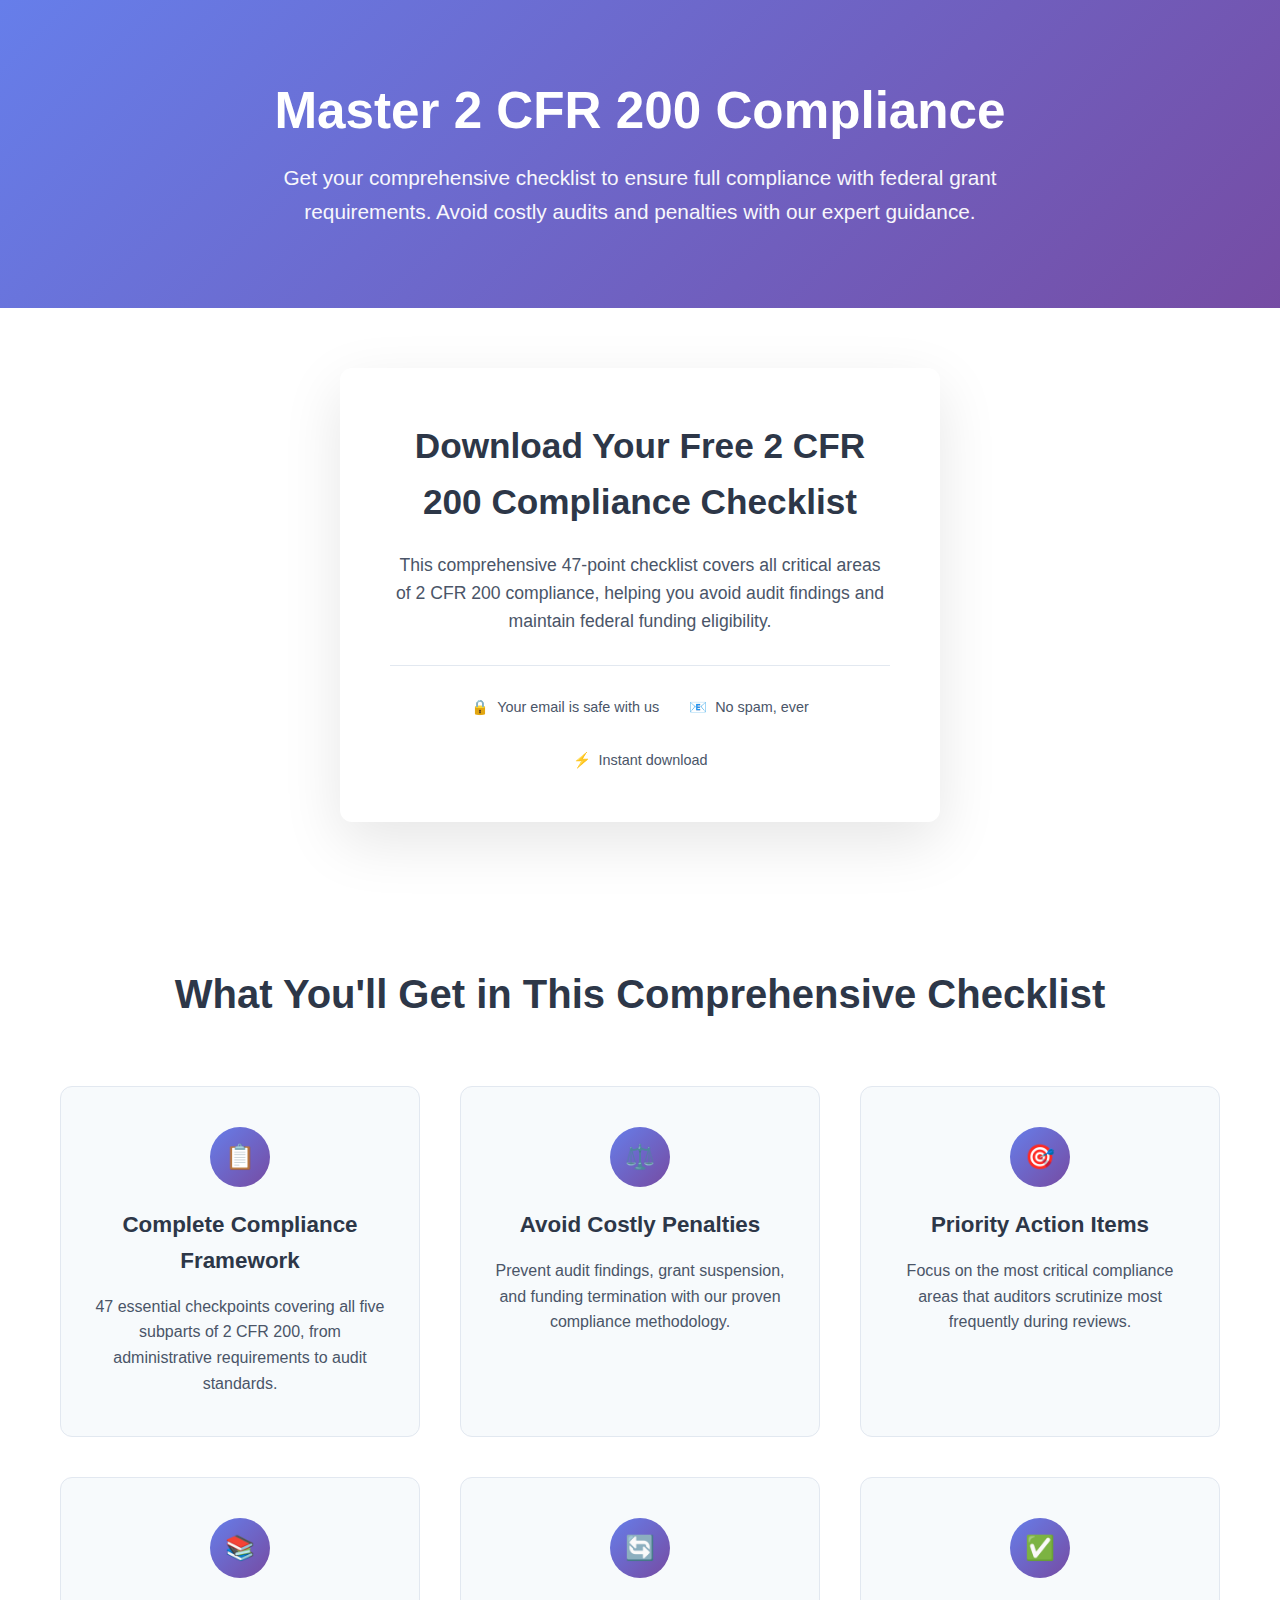
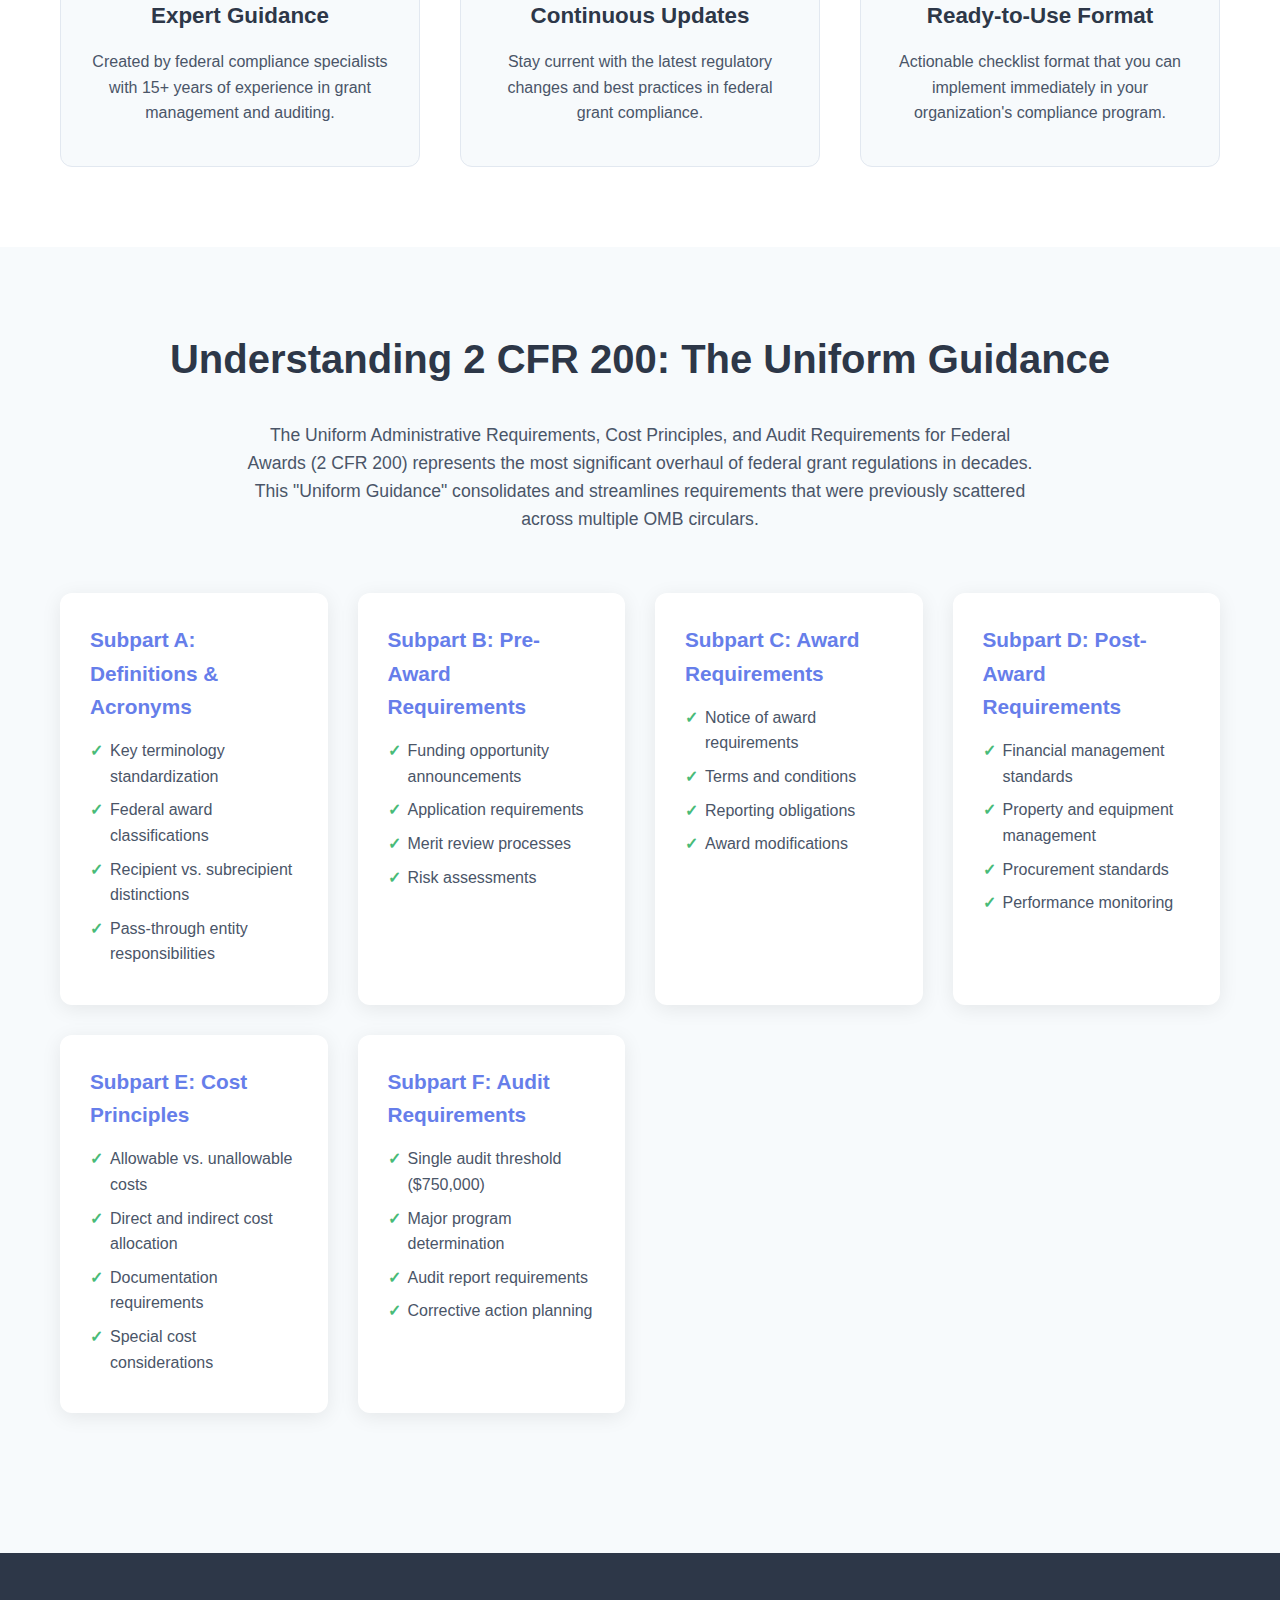
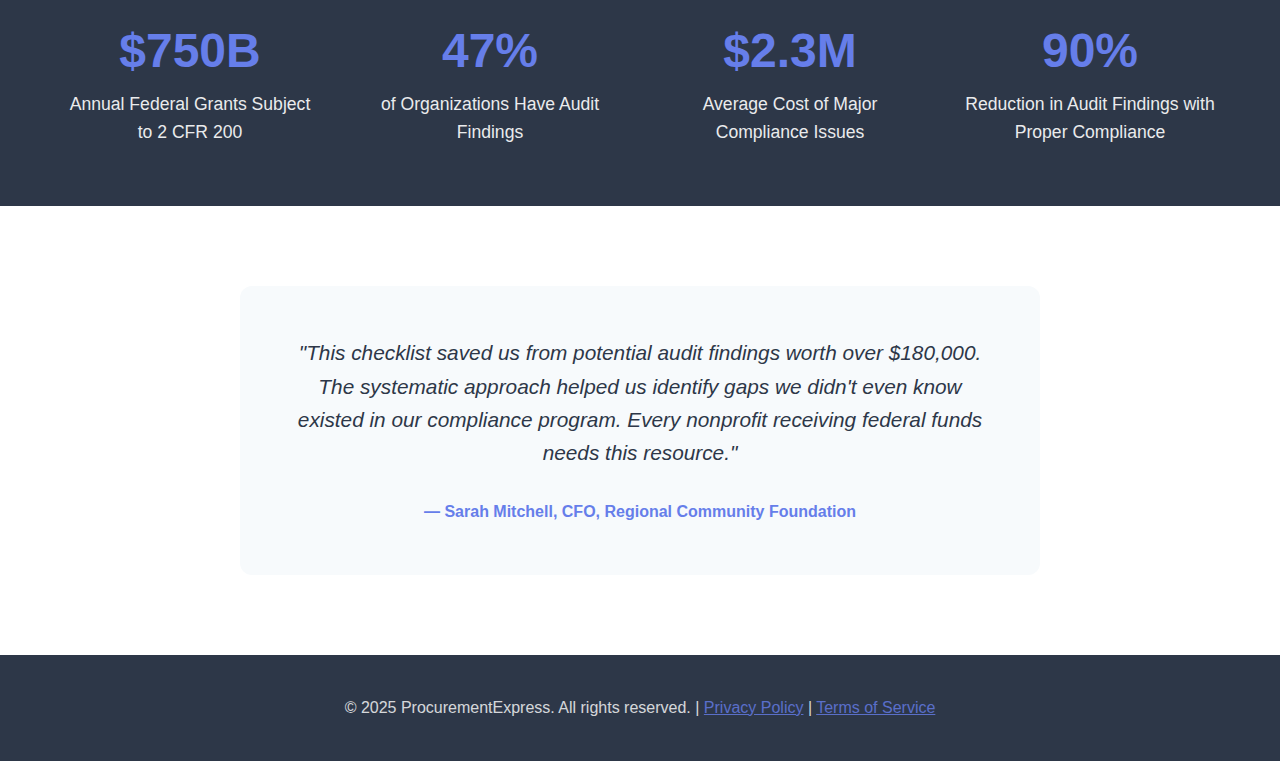
<file: 2cfr200-compliance-checklist.html>
<!DOCTYPE html>
<html lang="en">
<head>
    <meta charset="UTF-8">
    <meta name="viewport" content="width=device-width, initial-scale=1.0">
    <title>Free 2 CFR 200 Compliance Checklist | Stay Compliant with Federal Grant Requirements</title>
    <meta name="description" content="Download our comprehensive 2 CFR 200 compliance checklist to ensure your organization meets all federal grant requirements. Expert guidance for nonprofits and government contractors.">
    <script src="https://js.hsforms.net/forms/embed/599086.js" defer></script>
    <style>
        * {
            margin: 0;
            padding: 0;
            box-sizing: border-box;
        }

        body {
            font-family: -apple-system, BlinkMacSystemFont, 'Segoe UI', Roboto, Oxygen, Ubuntu, Cantarell, sans-serif;
            line-height: 1.6;
            color: #333;
            background-color: #f8fafc;
        }

        .container {
            max-width: 1200px;
            margin: 0 auto;
            padding: 0 20px;
        }

        .hero {
            background: linear-gradient(135deg, #667eea 0%, #764ba2 100%);
            color: white;
            padding: 80px 0;
            text-align: center;
        }

        .hero h1 {
            font-size: 3.2rem;
            font-weight: 700;
            margin-bottom: 20px;
            line-height: 1.2;
        }

        .hero p {
            font-size: 1.3rem;
            margin-bottom: 40px;
            max-width: 800px;
            margin-left: auto;
            margin-right: auto;
            opacity: 0.95;
        }

        .cta-section {
            background: white;
            padding: 60px 0;
            margin-top: -40px;
            position: relative;
            z-index: 10;
        }

        .cta-card {
            background: white;
            border-radius: 12px;
            box-shadow: 0 20px 60px rgba(0, 0, 0, 0.1);
            padding: 50px;
            max-width: 600px;
            margin: 0 auto;
            text-align: center;
        }

        .cta-card h2 {
            font-size: 2.2rem;
            color: #2d3748;
            margin-bottom: 20px;
        }

        .cta-card p {
            font-size: 1.1rem;
            color: #4a5568;
            margin-bottom: 30px;
        }

        .form-group {
            margin-bottom: 20px;
            text-align: left;
        }

        .form-group label {
            display: block;
            font-weight: 600;
            margin-bottom: 8px;
            color: #2d3748;
        }

        .form-group input {
            width: 100%;
            padding: 15px;
            border: 2px solid #e2e8f0;
            border-radius: 8px;
            font-size: 16px;
            transition: border-color 0.3s;
        }

        .form-group input:focus {
            outline: none;
            border-color: #667eea;
        }

        .cta-button {
            background: linear-gradient(135deg, #667eea 0%, #764ba2 100%);
            color: white;
            border: none;
            padding: 18px 40px;
            font-size: 1.1rem;
            font-weight: 600;
            border-radius: 8px;
            cursor: pointer;
            transition: transform 0.2s, box-shadow 0.2s;
            width: 100%;
        }

        .cta-button:hover {
            transform: translateY(-2px);
            box-shadow: 0 10px 30px rgba(102, 126, 234, 0.3);
        }

        .trust-indicators {
            display: flex;
            justify-content: center;
            align-items: center;
            gap: 30px;
            margin-top: 30px;
            padding-top: 30px;
            border-top: 1px solid #e2e8f0;
            flex-wrap: wrap;
        }

        .trust-indicator {
            display: flex;
            align-items: center;
            gap: 8px;
            color: #4a5568;
            font-size: 0.9rem;
        }

        .benefits {
            padding: 80px 0;
            background: white;
        }

        .benefits h2 {
            text-align: center;
            font-size: 2.5rem;
            color: #2d3748;
            margin-bottom: 60px;
        }

        .benefits-grid {
            display: grid;
            grid-template-columns: repeat(auto-fit, minmax(300px, 1fr));
            gap: 40px;
        }

        .benefit-card {
            background: #f7fafc;
            padding: 40px 30px;
            border-radius: 12px;
            text-align: center;
            border: 1px solid #e2e8f0;
        }

        .benefit-icon {
            width: 60px;
            height: 60px;
            background: linear-gradient(135deg, #667eea 0%, #764ba2 100%);
            border-radius: 50%;
            display: flex;
            align-items: center;
            justify-content: center;
            margin: 0 auto 20px;
            font-size: 24px;
            color: white;
        }

        .benefit-card h3 {
            font-size: 1.4rem;
            color: #2d3748;
            margin-bottom: 15px;
        }

        .benefit-card p {
            color: #4a5568;
            line-height: 1.6;
        }

        .compliance-overview {
            background: #f7fafc;
            padding: 80px 0;
        }

        .compliance-overview h2 {
            text-align: center;
            font-size: 2.5rem;
            color: #2d3748;
            margin-bottom: 30px;
        }

        .compliance-intro {
            max-width: 800px;
            margin: 0 auto 60px;
            text-align: center;
            font-size: 1.1rem;
            color: #4a5568;
        }

        .compliance-areas {
            display: grid;
            grid-template-columns: repeat(auto-fit, minmax(250px, 1fr));
            gap: 30px;
            margin-bottom: 60px;
        }

        .compliance-area {
            background: white;
            padding: 30px;
            border-radius: 12px;
            box-shadow: 0 4px 20px rgba(0, 0, 0, 0.08);
        }

        .compliance-area h3 {
            color: #667eea;
            font-size: 1.3rem;
            margin-bottom: 15px;
        }

        .compliance-area ul {
            list-style: none;
            padding-left: 0;
        }

        .compliance-area li {
            color: #4a5568;
            margin-bottom: 8px;
            padding-left: 20px;
            position: relative;
        }

        .compliance-area li:before {
            content: "✓";
            color: #48bb78;
            font-weight: bold;
            position: absolute;
            left: 0;
        }

        .stats-section {
            background: #2d3748;
            color: white;
            padding: 60px 0;
            text-align: center;
        }

        .stats-grid {
            display: grid;
            grid-template-columns: repeat(auto-fit, minmax(200px, 1fr));
            gap: 40px;
        }

        .stat {
            text-align: center;
        }

        .stat-number {
            font-size: 3rem;
            font-weight: 700;
            color: #667eea;
            display: block;
        }

        .stat-label {
            font-size: 1.1rem;
            opacity: 0.9;
            margin-top: 10px;
        }

        .testimonial {
            background: white;
            padding: 80px 0;
        }

        .testimonial-card {
            max-width: 800px;
            margin: 0 auto;
            text-align: center;
            background: #f7fafc;
            padding: 50px;
            border-radius: 12px;
        }

        .testimonial-quote {
            font-size: 1.3rem;
            font-style: italic;
            color: #2d3748;
            margin-bottom: 30px;
            line-height: 1.6;
        }

        .testimonial-author {
            font-weight: 600;
            color: #667eea;
        }

        .footer {
            background: #2d3748;
            color: white;
            padding: 40px 0;
            text-align: center;
        }

        .footer p {
            opacity: 0.8;
        }

        @media (max-width: 768px) {
            .hero h1 {
                font-size: 2.2rem;
            }

            .hero p {
                font-size: 1.1rem;
            }

            .cta-card {
                padding: 30px 20px;
            }

            .trust-indicators {
                flex-direction: column;
                gap: 15px;
            }
        }

        .success-message {
            display: none;
            background: #48bb78;
            color: white;
            padding: 20px;
            border-radius: 8px;
            text-align: center;
            margin-bottom: 20px;
        }

        .error-message {
            display: none;
            background: #f56565;
            color: white;
            padding: 20px;
            border-radius: 8px;
            text-align: center;
            margin-bottom: 20px;
        }
    </style>
</head>
<body>
    <div class="hero">
        <div class="container">
            <h1>Master 2 CFR 200 Compliance</h1>
            <p>Get your comprehensive checklist to ensure full compliance with federal grant requirements. Avoid costly audits and penalties with our expert guidance.</p>
        </div>
    </div>

    <div class="cta-section">
        <div class="container">
            <div class="cta-card">
                <div class="success-message" id="successMessage">
                    <strong>Success!</strong> Your 2 CFR 200 compliance checklist has been sent to your email. Check your inbox (and spam folder) within the next few minutes.
                </div>
                <div class="error-message" id="errorMessage">
                    <strong>Error:</strong> There was a problem sending your checklist. Please try again or contact support.
                </div>

                <h2>Download Your Free 2 CFR 200 Compliance Checklist</h2>
                <p>This comprehensive 47-point checklist covers all critical areas of 2 CFR 200 compliance, helping you avoid audit findings and maintain federal funding eligibility.</p>

                <div class="hs-form-frame" data-region="na1" data-form-id="e3672265-059e-4192-880c-9af45b9a8cc5" data-portal-id="599086"></div>

                <div class="trust-indicators">
                    <div class="trust-indicator">
                        <span>🔒</span> Your email is safe with us
                    </div>
                    <div class="trust-indicator">
                        <span>📧</span> No spam, ever
                    </div>
                    <div class="trust-indicator">
                        <span>⚡</span> Instant download
                    </div>
                </div>
            </div>
        </div>
    </div>

    <div class="benefits">
        <div class="container">
            <h2>What You'll Get in This Comprehensive Checklist</h2>
            <div class="benefits-grid">
                <div class="benefit-card">
                    <div class="benefit-icon">📋</div>
                    <h3>Complete Compliance Framework</h3>
                    <p>47 essential checkpoints covering all five subparts of 2 CFR 200, from administrative requirements to audit standards.</p>
                </div>

                <div class="benefit-card">
                    <div class="benefit-icon">⚖️</div>
                    <h3>Avoid Costly Penalties</h3>
                    <p>Prevent audit findings, grant suspension, and funding termination with our proven compliance methodology.</p>
                </div>

                <div class="benefit-card">
                    <div class="benefit-icon">🎯</div>
                    <h3>Priority Action Items</h3>
                    <p>Focus on the most critical compliance areas that auditors scrutinize most frequently during reviews.</p>
                </div>

                <div class="benefit-card">
                    <div class="benefit-icon">📚</div>
                    <h3>Expert Guidance</h3>
                    <p>Created by federal compliance specialists with 15+ years of experience in grant management and auditing.</p>
                </div>

                <div class="benefit-card">
                    <div class="benefit-icon">🔄</div>
                    <h3>Continuous Updates</h3>
                    <p>Stay current with the latest regulatory changes and best practices in federal grant compliance.</p>
                </div>

                <div class="benefit-card">
                    <div class="benefit-icon">✅</div>
                    <h3>Ready-to-Use Format</h3>
                    <p>Actionable checklist format that you can implement immediately in your organization's compliance program.</p>
                </div>
            </div>
        </div>
    </div>

    <div class="compliance-overview">
        <div class="container">
            <h2>Understanding 2 CFR 200: The Uniform Guidance</h2>
            <div class="compliance-intro">
                <p>The Uniform Administrative Requirements, Cost Principles, and Audit Requirements for Federal Awards (2 CFR 200) represents the most significant overhaul of federal grant regulations in decades. This "Uniform Guidance" consolidates and streamlines requirements that were previously scattered across multiple OMB circulars.</p>
            </div>

            <div class="compliance-areas">
                <div class="compliance-area">
                    <h3>Subpart A: Definitions & Acronyms</h3>
                    <ul>
                        <li>Key terminology standardization</li>
                        <li>Federal award classifications</li>
                        <li>Recipient vs. subrecipient distinctions</li>
                        <li>Pass-through entity responsibilities</li>
                    </ul>
                </div>

                <div class="compliance-area">
                    <h3>Subpart B: Pre-Award Requirements</h3>
                    <ul>
                        <li>Funding opportunity announcements</li>
                        <li>Application requirements</li>
                        <li>Merit review processes</li>
                        <li>Risk assessments</li>
                    </ul>
                </div>

                <div class="compliance-area">
                    <h3>Subpart C: Award Requirements</h3>
                    <ul>
                        <li>Notice of award requirements</li>
                        <li>Terms and conditions</li>
                        <li>Reporting obligations</li>
                        <li>Award modifications</li>
                    </ul>
                </div>

                <div class="compliance-area">
                    <h3>Subpart D: Post-Award Requirements</h3>
                    <ul>
                        <li>Financial management standards</li>
                        <li>Property and equipment management</li>
                        <li>Procurement standards</li>
                        <li>Performance monitoring</li>
                    </ul>
                </div>

                <div class="compliance-area">
                    <h3>Subpart E: Cost Principles</h3>
                    <ul>
                        <li>Allowable vs. unallowable costs</li>
                        <li>Direct and indirect cost allocation</li>
                        <li>Documentation requirements</li>
                        <li>Special cost considerations</li>
                    </ul>
                </div>

                <div class="compliance-area">
                    <h3>Subpart F: Audit Requirements</h3>
                    <ul>
                        <li>Single audit threshold ($750,000)</li>
                        <li>Major program determination</li>
                        <li>Audit report requirements</li>
                        <li>Corrective action planning</li>
                    </ul>
                </div>
            </div>
        </div>
    </div>

    <div class="stats-section">
        <div class="container">
            <div class="stats-grid">
                <div class="stat">
                    <span class="stat-number">$750B</span>
                    <span class="stat-label">Annual Federal Grants Subject to 2 CFR 200</span>
                </div>
                <div class="stat">
                    <span class="stat-number">47%</span>
                    <span class="stat-label">of Organizations Have Audit Findings</span>
                </div>
                <div class="stat">
                    <span class="stat-number">$2.3M</span>
                    <span class="stat-label">Average Cost of Major Compliance Issues</span>
                </div>
                <div class="stat">
                    <span class="stat-number">90%</span>
                    <span class="stat-label">Reduction in Audit Findings with Proper Compliance</span>
                </div>
            </div>
        </div>
    </div>

    <div class="testimonial">
        <div class="container">
            <div class="testimonial-card">
                <div class="testimonial-quote">
                    "This checklist saved us from potential audit findings worth over $180,000. The systematic approach helped us identify gaps we didn't even know existed in our compliance program. Every nonprofit receiving federal funds needs this resource."
                </div>
                <div class="testimonial-author">
                    — Sarah Mitchell, CFO, Regional Community Foundation
                </div>
            </div>
        </div>
    </div>

    <div class="footer">
        <div class="container">
            <p>&copy; 2025 ProcurementExpress. All rights reserved. | <a href="#" style="color: #667eea;">Privacy Policy</a> | <a href="#" style="color: #667eea;">Terms of Service</a></p>
        </div>
    </div>

    <script>
        // Track page view
        if (typeof gtag !== 'undefined') {
            gtag('event', 'page_view', {
                'page_title': '2CFR200 Compliance Checklist',
                'page_location': window.location.href
            });
        }

        // HubSpot form event tracking
        window.addEventListener('message', function(event) {
            if (event.data.type === 'hsFormCallback' && event.data.eventName === 'onFormSubmitted') {
                // Track conversion when HubSpot form is submitted
                if (typeof gtag !== 'undefined') {
                    gtag('event', 'conversion', {
                        'event_category': 'Lead Generation',
                        'event_label': '2CFR200 Checklist Download',
                        'value': 1
                    });
                }
            }
        });
    </script>
</body>
</html>
</file>
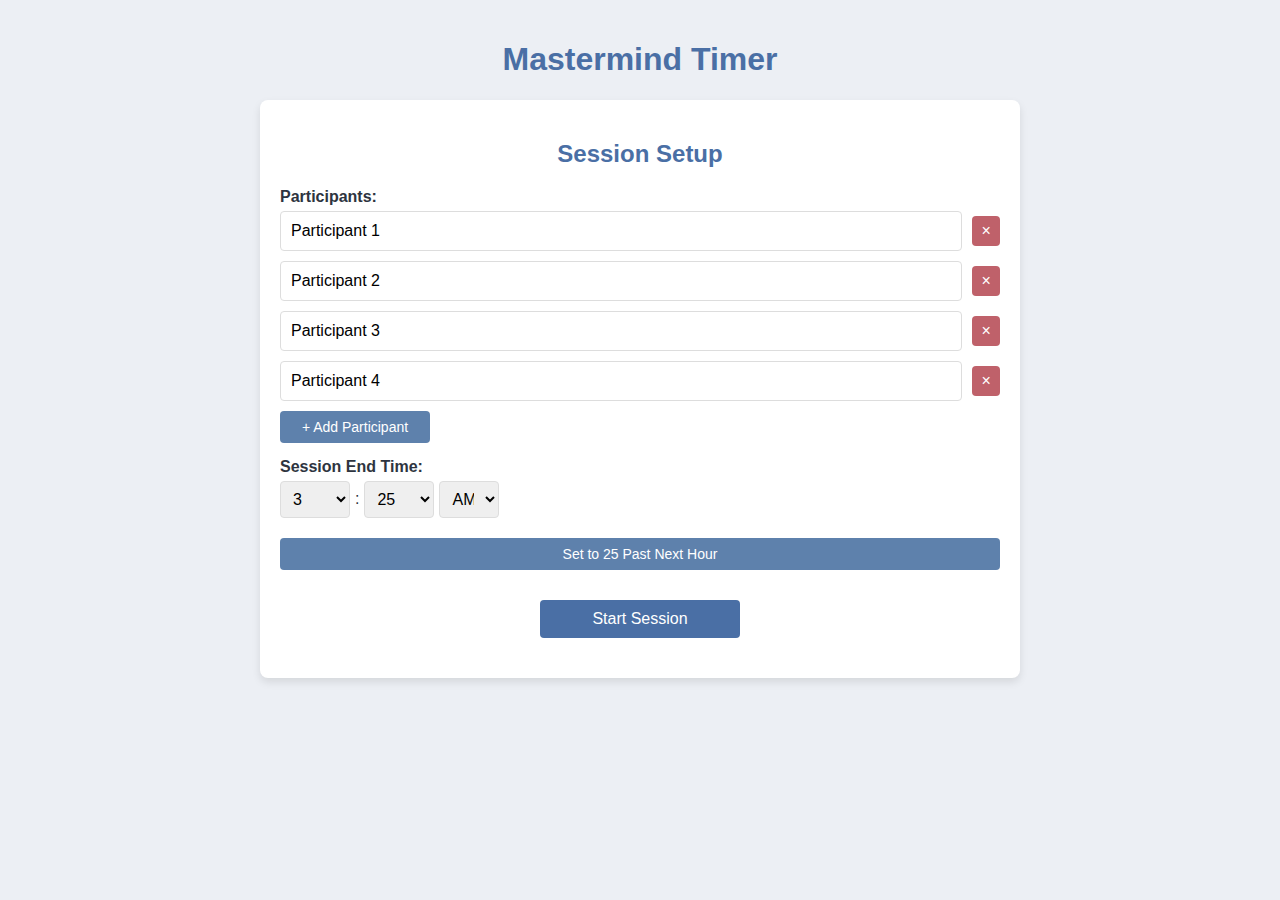
<file: mastermind-timer.html>
<!DOCTYPE html>
<html lang="en">
<head>
    <meta charset="UTF-8">
    <meta name="viewport" content="width=device-width, initial-scale=1.0">
    <title>Mastermind Timer</title>
    <style>
        :root {
            --primary: #4a6fa5;
            --secondary: #5e81ac;
            --accent: #d08770;
            --light: #eceff4;
            --dark: #2e3440;
            --success: #a3be8c;
            --warning: #ebcb8b;
            --danger: #bf616a;
        }
        
        body {
            font-family: 'Segoe UI', Tahoma, Geneva, Verdana, sans-serif;
            margin: 0;
            padding: 0;
            background-color: var(--light);
            color: var(--dark);
            min-height: 100vh;
            display: flex;
            flex-direction: column;
        }
        
        .container {
            max-width: 800px;
            margin: 0 auto;
            padding: 20px;
            width: 100%;
            box-sizing: border-box;
        }
        
        h1, h2, h3 {
            color: var(--primary);
            text-align: center;
        }
        
        .setup-card, .timer-card, .participant-card {
            background-color: white;
            border-radius: 8px;
            box-shadow: 0 4px 8px rgba(0, 0, 0, 0.1);
            padding: 20px;
            margin-bottom: 20px;
        }
        
        .form-group {
            margin-bottom: 15px;
        }
        
        label {
            display: block;
            margin-bottom: 5px;
            font-weight: bold;
        }
        
        input, select {
            width: 100%;
            padding: 10px;
            border: 1px solid #ddd;
            border-radius: 4px;
            font-size: 16px;
        }
        
        button {
            background-color: var(--primary);
            color: white;
            border: none;
            padding: 10px 20px;
            border-radius: 4px;
            cursor: pointer;
            font-size: 16px;
            transition: background-color 0.3s;
            display: block;
            margin: 20px auto;
            min-width: 200px;
        }
        
        button:hover {
            background-color: var(--secondary);
        }
        
        .secondary-btn {
            background-color: var(--secondary);
            margin: 10px 0;
            min-width: 150px;
            font-size: 14px;
            padding: 8px 15px;
        }
        
        .secondary-btn:hover {
            background-color: var(--primary);
        }
        
        .participant-entry {
            display: flex;
            align-items: center;
            margin-bottom: 10px;
            gap: 10px;
        }
        
        .participant-entry input {
            flex-grow: 1;
        }
        
        .remove-btn {
            background-color: var(--danger);
            color: white;
            border: none;
            border-radius: 4px;
            width: 30px;
            height: 30px;
            font-size: 16px;
            cursor: pointer;
            display: flex;
            align-items: center;
            justify-content: center;
            min-width: unset;
            margin: 0;
            padding: 0;
        }
        
        .remove-btn:hover {
            background-color: #a33030;
        }
        
        .time-selector {
            display: flex;
            flex-direction: column;
            gap: 10px;
        }
        
        .time-input-container {
            display: flex;
            align-items: center;
            gap: 5px;
        }
        
        .time-input {
            padding: 8px;
            border-radius: 4px;
            border: 1px solid #ddd;
            font-size: 16px;
        }
        
        select.time-input {
            width: auto;
        }
        
        #end-hour, #end-minute {
            width: 70px;
        }
        
        #end-ampm {
            width: 60px;
        }
        
        .timer-display {
            font-size: 3rem;
            text-align: center;
            margin: 20px 0;
            color: var(--primary);
            font-weight: bold;
        }
        
        .button-group {
            display: flex;
            justify-content: center;
            gap: 10px;
            margin-top: 20px;
        }
        
        .button-group button {
            margin: 0;
            min-width: 120px;
        }
        
        .prev-btn {
            background-color: #7b68ee; /* Medium slate blue */
        }
        
        .reset-btn {
            background-color: var(--warning);
        }
        
        .skip-btn {
            background-color: var(--accent);
        }
        
        .progress-container {
            width: 100%;
            height: 20px;
            background-color: #ddd;
            border-radius: 10px;
            margin: 15px 0;
            overflow: hidden;
        }
        
        .progress-bar {
            height: 100%;
            background-color: var(--success);
            transition: width 1s;
            border-radius: 10px;
        }
        
        .phase-indicator {
            background-color: var(--light);
            padding: 10px;
            border-radius: 4px;
            text-align: center;
            margin-bottom: 10px;
            font-weight: bold;
            transition: all 0.3s ease;
        }
        
        .current {
            background-color: var(--accent);
            color: white;
        }
        
        .completed {
            background-color: var(--success);
            color: white;
        }
        
        .phase-change-flash {
            background-color: var(--warning) !important;
            color: var(--dark) !important;
            transform: scale(1.05);
            box-shadow: 0 0 20px rgba(235, 203, 139, 0.6);
        }
        
        .timer-flash {
            animation: timerPulse 0.8s ease-in-out;
        }
        
        @keyframes timerPulse {
            0% { transform: scale(1); }
            50% { transform: scale(1.02); color: var(--warning); }
            100% { transform: scale(1); }
        }
        
        .participant-info {
            display: flex;
            justify-content: space-between;
            align-items: center;
            margin-bottom: 10px;
        }
        
        .current-participant {
            font-size: 1.5rem;
            font-weight: bold;
            text-align: center;
            margin: 10px 0;
        }
        
        .time-breakdown {
            margin-top: 10px;
        }
        
        .time-item {
            display: flex;
            justify-content: space-between;
            padding: 5px 0;
            border-bottom: 1px solid #eee;
        }
        
        .hidden {
            display: none;
        }
        
        @media (max-width: 600px) {
            .button-group {
                flex-direction: column;
            }
            
            .button-group button {
                width: 100%;
            }
        }
    </style>
</head>
<body>
    <div class="container">
        <h1>Mastermind Timer</h1>
        
        <!-- Setup Card -->
        <div id="setup-card" class="setup-card">
            <h2>Session Setup</h2>
            <div class="form-group">
                <label>Participants:</label>
                <div id="participant-names-container">
                    <!-- Participant name fields will be added here -->
                </div>
                <button id="add-participant" class="secondary-btn">+ Add Participant</button>
            </div>
            <div class="form-group">
                <label>Session End Time:</label>
                <div class="time-selector">
                    <div class="time-input-container">
                        <select id="end-hour" class="time-input">
                            <!-- Hours will be populated with JavaScript -->
                        </select>
                        <span>:</span>
                        <select id="end-minute" class="time-input">
                            <!-- Minutes will be populated with JavaScript -->
                        </select>
                        <select id="end-ampm" class="time-input">
                            <option value="AM">AM</option>
                            <option value="PM">PM</option>
                        </select>
                    </div>
                    <button id="default-time" class="secondary-btn">Set to 25 Past Next Hour</button>
                </div>
            </div>
            <button id="start-session">Start Session</button>
        </div>
        
        <!-- Timer Card -->
        <div id="timer-card" class="timer-card hidden">
            <h2 id="timer-headline">Session Started</h2>
            <div class="current-participant" id="current-participant">Participant 1</div>
            <div class="phase-indicator" id="phase-indicator">Problem Outline</div>
            <div class="timer-display" id="timer-display">00:00</div>
            <div class="progress-container">
                <div class="progress-bar" id="progress-bar" style="width: 0%"></div>
            </div>
            <div class="participant-info">
                <div>Participant: <span id="participant-number">1</span>/<span id="total-participants">4</span></div>
                <div>Phase: <span id="phase-number">1</span>/3</div>
            </div>
            <div class="time-breakdown">
                <div class="time-item">
                    <span>Total Time per Participant:</span>
                    <span id="total-time-per-participant">00:00</span>
                </div>
                <div class="time-item">
                    <span>Problem Outline (40%):</span>
                    <span id="problem-outline-time">00:00</span>
                </div>
                <div class="time-item">
                    <span>Clarifying Questions (20%):</span>
                    <span id="clarifying-questions-time">00:00</span>
                </div>
                <div class="time-item">
                    <span>Feedback from Each (Remaining %):</span>
                    <span id="feedback-time">00:00</span>
                </div>
            </div>
            <div class="button-group">
                <button id="pause-resume" class="pause-btn">Pause</button>
                <button id="prev-phase" class="prev-btn">Previous Phase</button>
                <button id="skip" class="skip-btn">Skip Phase</button>
                <button id="reset" class="reset-btn">Reset</button>
            </div>
        </div>
    </div>

    <script>
        document.addEventListener('DOMContentLoaded', function() {
            // Declare variables to track pause timing
            let pauseTime;
            
            // DOM elements
            const setupCard = document.getElementById('setup-card');
            const timerCard = document.getElementById('timer-card');
            const participantNamesContainer = document.getElementById('participant-names-container');
            const addParticipantBtn = document.getElementById('add-participant');
            const endHourSelect = document.getElementById('end-hour');
            const endMinuteSelect = document.getElementById('end-minute');
            const endAmPmSelect = document.getElementById('end-ampm');
            const defaultTimeBtn = document.getElementById('default-time');
            const startSessionBtn = document.getElementById('start-session');
            const pauseResumeBtn = document.getElementById('pause-resume');
            const prevPhaseBtn = document.getElementById('prev-phase');
            const skipBtn = document.getElementById('skip');
            const resetBtn = document.getElementById('reset');
            const timerDisplay = document.getElementById('timer-display');
            const timerHeadline = document.getElementById('timer-headline');
            const progressBar = document.getElementById('progress-bar');
            const currentParticipantEl = document.getElementById('current-participant');
            const phaseIndicatorEl = document.getElementById('phase-indicator');
            const participantNumberEl = document.getElementById('participant-number');
            const totalParticipantsEl = document.getElementById('total-participants');
            const phaseNumberEl = document.getElementById('phase-number');
            const totalTimePerParticipantEl = document.getElementById('total-time-per-participant');
            const problemOutlineTimeEl = document.getElementById('problem-outline-time');
            const clarifyingQuestionsTimeEl = document.getElementById('clarifying-questions-time');
            const feedbackTimeEl = document.getElementById('feedback-time');
            
            // Timer variables
            let timerInterval;
            let endTime;
            let currentTime;
            let isPaused = false;
            let participants = 0;
            let currentParticipant = 1;
            let currentPhase = 1; // 1: Problem Outline, 2: Clarifying Questions, 3: Feedback
            let feedbackParticipant = 1;
            let participantNames = [];
            let participantCount = 0;
            let feedbackOrder = [];
            
            // Store previous phase information for going back
            let previousPhaseHistory = [];
            
            // Phase time percentages
            const PROBLEM_OUTLINE_PERCENT = 0.4;
            const CLARIFYING_QUESTIONS_PERCENT = 0.2;
            const FEEDBACK_PERCENT = 0.4; // Remaining time divided among other participants
            
            // Time calculations
            let totalSessionTime;
            let timePerParticipant;
            let problemOutlineTime;
            let clarifyingQuestionsTime;
            let feedbackTimePerPerson;
            let currentPhaseEndTime;
            
            // Add a new participant
            function addParticipant() {
                participantCount++;
                const participantEntry = document.createElement('div');
                participantEntry.className = 'participant-entry';
                participantEntry.id = `entry-${participantCount}`;
                
                const input = document.createElement('input');
                input.type = 'text';
                input.id = `participant-${participantCount}`;
                input.placeholder = `Participant ${participantCount}`;
                input.value = `Participant ${participantCount}`;
                
                const removeBtn = document.createElement('button');
                removeBtn.className = 'remove-btn';
                removeBtn.textContent = '×';
                removeBtn.setAttribute('data-id', participantCount);
                removeBtn.onclick = function() {
                    removeParticipant(this.getAttribute('data-id'));
                };
                
                participantEntry.appendChild(input);
                participantEntry.appendChild(removeBtn);
                participantNamesContainer.appendChild(participantEntry);
                
                // Update the participant count for validation
                participants = document.querySelectorAll('.participant-entry').length;
                validateForm();
            }
            
            // Remove a participant
            function removeParticipant(id) {
                const entry = document.getElementById(`entry-${id}`);
                if (entry) {
                    entry.remove();
                }
                
                // Update the participant count for validation
                participants = document.querySelectorAll('.participant-entry').length;
                validateForm();
            }
            
            // Validate form to enable/disable start button
            function validateForm() {
                // Need at least 2 participants for a mastermind session
                startSessionBtn.disabled = participants < 2;
                
                if (participants < 2) {
                    startSessionBtn.style.opacity = '0.5';
                    startSessionBtn.title = 'Add at least 2 participants to start';
                } else {
                    startSessionBtn.style.opacity = '1';
                    startSessionBtn.title = '';
                }
            }
            
            // Populate the hour dropdown
            function populateHours() {
                endHourSelect.innerHTML = '';
                for (let i = 1; i <= 12; i++) {
                    const option = document.createElement('option');
                    option.value = i;
                    option.textContent = i;
                    endHourSelect.appendChild(option);
                }
            }
            
            // Populate the minute dropdown
            function populateMinutes() {
                endMinuteSelect.innerHTML = '';
                for (let i = 0; i < 60; i += 5) {
                    const option = document.createElement('option');
                    option.value = i;
                    option.textContent = i.toString().padStart(2, '0');
                    endMinuteSelect.appendChild(option);
                }
            }
            
            // Set the time selectors to the default (25 minutes past next hour)
            function setDefaultEndTime() {
                const now = new Date();
                const nextHour = new Date(now);
                nextHour.setHours(now.getHours() + 1);
                nextHour.setMinutes(25);
                nextHour.setSeconds(0);
                
                // Update the time selectors
                let hours = nextHour.getHours();
                const minutes = nextHour.getMinutes();
                const ampm = hours >= 12 ? 'PM' : 'AM';
                
                // Convert to 12-hour format
                hours = hours % 12;
                hours = hours ? hours : 12; // the hour '0' should be '12'
                
                // Set the selectors
                endHourSelect.value = hours;
                endMinuteSelect.value = minutes - (minutes % 5); // Round to nearest 5 minutes
                endAmPmSelect.value = ampm;
            }
            
            // Get the selected end time as a Date object
            function getSelectedEndTime() {
                const now = new Date();
                
                const hour = parseInt(endHourSelect.value);
                const minute = parseInt(endMinuteSelect.value);
                const ampm = endAmPmSelect.value;
                
                // Convert to 24-hour format
                let hour24 = hour;
                if (ampm === 'PM' && hour !== 12) hour24 += 12;
                if (ampm === 'AM' && hour === 12) hour24 = 0;
                
                const endTime = new Date(now);
                endTime.setHours(hour24);
                endTime.setMinutes(minute);
                endTime.setSeconds(0);
                
                // If end time is in the past, set it to tomorrow
                if (endTime < now) {
                    endTime.setDate(endTime.getDate() + 1);
                }
                
                return endTime;
            }
            
            // Format time in MM:SS
            function formatTime(seconds) {
                const mins = Math.floor(seconds / 60);
                const secs = seconds % 60;
                return `${mins.toString().padStart(2, '0')}:${secs.toString().padStart(2, '0')}`;
            }
            
            // Generate a randomized feedback order
            function generateFeedbackOrder() {
                // Create an array of participant indices (1-based)
                let indices = [];
                for (let i = 1; i <= participants; i++) {
                    if (i !== currentParticipant) {
                        indices.push(i);
                    }
                }
                
                // Shuffle the array using Fisher-Yates algorithm
                for (let i = indices.length - 1; i > 0; i--) {
                    const j = Math.floor(Math.random() * (i + 1));
                    [indices[i], indices[j]] = [indices[j], indices[i]];
                }
                
                return indices;
            }
            
            // Calculate time distributions
            function calculateTimes() {
                const now = new Date();
                endTime = getSelectedEndTime();
                
                // Calculate total session time in seconds
                totalSessionTime = Math.floor((endTime - now) / 1000);
                
                // Check if end time is valid
                if (totalSessionTime <= 0) {
                    alert('Please select an end time in the future.');
                    return false;
                }
                
                // Time per participant
                timePerParticipant = Math.floor(totalSessionTime / participants);
                
                // Calculate phase times
                problemOutlineTime = Math.floor(timePerParticipant * PROBLEM_OUTLINE_PERCENT);
                clarifyingQuestionsTime = Math.floor(timePerParticipant * CLARIFYING_QUESTIONS_PERCENT);
                const remainingTime = timePerParticipant - problemOutlineTime - clarifyingQuestionsTime;
                
                // Feedback time per person (divide remaining time among other participants)
                feedbackTimePerPerson = Math.floor(remainingTime / (participants - 1));
                
                // Update UI with calculated times
                totalTimePerParticipantEl.textContent = formatTime(timePerParticipant);
                problemOutlineTimeEl.textContent = formatTime(problemOutlineTime);
                clarifyingQuestionsTimeEl.textContent = formatTime(clarifyingQuestionsTime);
                feedbackTimeEl.textContent = formatTime(feedbackTimePerPerson);
                
                // Set initial phase end time
                currentPhaseEndTime = now.getTime() / 1000 + problemOutlineTime;
                
                return true;
            }
            
            // Start the timer
            function startTimer() {
                const startTime = new Date();
                updateTimer();
                
                timerInterval = setInterval(updateTimer, 1000);
            }
            
            // Define updateTimer globally to avoid scope issues
            function updateTimer() {
                if (isPaused) return;
                
                const now = new Date();
                currentTime = now;
                
                // Calculate remaining time for current phase
                const currentTimeInSeconds = Math.floor(now.getTime() / 1000);
                const phaseRemainingSeconds = Math.max(0, Math.floor(currentPhaseEndTime - currentTimeInSeconds));
                
                // Check if phase is complete
                if (phaseRemainingSeconds <= 0) {
                    moveToNextPhase();
                }
                
                // Update timer display
                timerDisplay.textContent = formatTime(phaseRemainingSeconds);
                
                // Update progress bar
                updateProgressBar(phaseRemainingSeconds);
            }
            
            // Update the progress bar
            function updateProgressBar(remainingSeconds) {
                let phaseTotal;
                
                switch (currentPhase) {
                    case 1:
                        phaseTotal = problemOutlineTime;
                        break;
                    case 2:
                        phaseTotal = clarifyingQuestionsTime;
                        break;
                    case 3:
                        phaseTotal = feedbackTimePerPerson;
                        break;
                }
                
                const progress = 100 - ((remainingSeconds / phaseTotal) * 100);
                progressBar.style.width = `${progress}%`;
                
                // Change color as time runs out
                if (remainingSeconds < 10) {
                    progressBar.style.backgroundColor = 'var(--danger)';
                } else if (remainingSeconds < 30) {
                    progressBar.style.backgroundColor = 'var(--warning)';
                } else {
                    progressBar.style.backgroundColor = 'var(--success)';
                }
            }
            
            // Move to next phase or participant
            function moveToNextPhase() {
                // Save current state to history before changing
                previousPhaseHistory.push({
                    currentParticipant: currentParticipant,
                    currentPhase: currentPhase,
                    feedbackParticipant: feedbackParticipant,
                    feedbackOrder: [...feedbackOrder]
                });
                
                // Limit history to prevent memory issues
                if (previousPhaseHistory.length > 10) {
                    previousPhaseHistory.shift();
                }
                
                // First, handle phase transitions
                if (currentPhase === 1) {
                    // Move from Problem Outline to Clarifying Questions
                    currentPhase = 2;
                    updatePhaseUI();
                    currentPhaseEndTime = Math.floor(currentTime.getTime() / 1000) + clarifyingQuestionsTime;
                } 
                else if (currentPhase === 2) {
                    // Move from Clarifying Questions to Feedback
                    currentPhase = 3;
                    
                    // Generate randomized feedback order (excluding current participant)
                    feedbackOrder = generateFeedbackOrder();
                    feedbackParticipant = feedbackOrder[0]; // Start with first person in randomized list
                    
                    updatePhaseUI();
                    currentPhaseEndTime = Math.floor(currentTime.getTime() / 1000) + feedbackTimePerPerson;
                } 
                else if (currentPhase === 3) {
                    // Move to next feedback participant based on randomized order
                    // Find current index in feedbackOrder array
                    const currentIndex = feedbackOrder.indexOf(feedbackParticipant);
                    
                    // If we've gone through all feedback participants
                    if (currentIndex === feedbackOrder.length - 1) {
                        // Move to next main participant
                        currentParticipant++;
                        currentPhase = 1;
                        
                        // If we've gone through all participants, end session
                        if (currentParticipant > participants) {
                            endSession();
                            return;
                        }
                        
                        // Otherwise set up for next participant's problem outline
                        currentPhaseEndTime = Math.floor(currentTime.getTime() / 1000) + problemOutlineTime;
                    } else {
                        // Move to next person in the randomized feedback order
                        feedbackParticipant = feedbackOrder[currentIndex + 1];
                        currentPhaseEndTime = Math.floor(currentTime.getTime() / 1000) + feedbackTimePerPerson;
                    }
                    
                    updatePhaseUI();
                }
            }
            
            // Go back to previous phase
            function goToPreviousPhase() {
                if (previousPhaseHistory.length === 0) {
                    alert("Can't go back any further!");
                    return;
                }
                
                // Get the previous state
                const prevState = previousPhaseHistory.pop();
                
                // Restore previous state
                currentParticipant = prevState.currentParticipant;
                currentPhase = prevState.currentPhase;
                feedbackParticipant = prevState.feedbackParticipant;
                feedbackOrder = [...prevState.feedbackOrder];
                
                // Update the UI
                updatePhaseUI();
                
                // Reset the timer for this phase
                const now = new Date();
                currentTime = now;
                
                if (currentPhase === 1) {
                    currentPhaseEndTime = Math.floor(now.getTime() / 1000) + problemOutlineTime;
                } else if (currentPhase === 2) {
                    currentPhaseEndTime = Math.floor(now.getTime() / 1000) + clarifyingQuestionsTime;
                } else if (currentPhase === 3) {
                    currentPhaseEndTime = Math.floor(now.getTime() / 1000) + feedbackTimePerPerson;
                }
                
                // Update the timer display
                const phaseRemainingSeconds = Math.floor(currentPhaseEndTime - Math.floor(now.getTime() / 1000));
                timerDisplay.textContent = formatTime(phaseRemainingSeconds);
                updateProgressBar(phaseRemainingSeconds);
            }
            
            // Update UI to reflect current phase
            function updatePhaseUI() {
                participantNumberEl.textContent = currentParticipant;
                currentParticipantEl.textContent = participantNames[currentParticipant - 1] || `Participant ${currentParticipant}`;
                
                if (currentPhase === 1) {
                    phaseIndicatorEl.textContent = "Problem Outline";
                    phaseNumberEl.textContent = "1";
                } 
                else if (currentPhase === 2) {
                    phaseIndicatorEl.textContent = "Clarifying Questions";
                    phaseNumberEl.textContent = "2";
                } 
                else if (currentPhase === 3) {
                    const feedbackName = participantNames[feedbackParticipant - 1] || `Participant ${feedbackParticipant}`;
                    phaseIndicatorEl.textContent = `Feedback from ${feedbackName}`;
                    phaseNumberEl.textContent = "3";
                }
            }
            
            // End the session
            function endSession() {
                clearInterval(timerInterval);
                timerDisplay.textContent = "00:00";
                phaseIndicatorEl.textContent = "Session Complete";
                timerHeadline.textContent = "Session Complete";
                phaseIndicatorEl.classList.add("completed");
                progressBar.style.width = "100%";
                progressBar.style.backgroundColor = "var(--success)";
                pauseResumeBtn.disabled = true;
                prevPhaseBtn.disabled = true;
                skipBtn.disabled = true;
            }
            
            // Start the session
            function startSession() {
                participants = document.querySelectorAll('.participant-entry').length;
                
                if (participants < 2) {
                    alert('Please add at least 2 participants to start the session.');
                    return;
                }
                
                // Calculate times and validate end time
                if (!calculateTimes()) {
                    return; // Stop if time calculation fails
                }
                
                totalParticipantsEl.textContent = participants;
                
                // Collect participant names
                participantNames = [];
                document.querySelectorAll('.participant-entry input').forEach(input => {
                    const name = input.value.trim() || input.placeholder;
                    participantNames.push(name);
                });
                
                // Hide setup, show timer
                setupCard.classList.add('hidden');
                timerCard.classList.remove('hidden');
                
                // Reset state
                currentParticipant = 1;
                currentPhase = 1;
                feedbackParticipant = 1;
                isPaused = false;
                pauseResumeBtn.textContent = "Pause";
                previousPhaseHistory = []; // Clear history when starting a new session
                
                updatePhaseUI();
                startTimer();
            }
            
            // Toggle pause/resume
            function togglePauseResume() {
                isPaused = !isPaused;
                
                if (isPaused) {
                    pauseResumeBtn.textContent = "Resume";
                    // When paused, we need to adjust the end time
                    const currentTimeInSeconds = Math.floor(new Date().getTime() / 1000);
                    pauseTime = currentTimeInSeconds;
                } else {
                    pauseResumeBtn.textContent = "Pause";
                    // Calculate how long we were paused and adjust the phase end time
                    const currentTimeInSeconds = Math.floor(new Date().getTime() / 1000);
                    const pauseDuration = currentTimeInSeconds - (pauseTime || currentTimeInSeconds);
                    currentPhaseEndTime += pauseDuration;
                }
            }
            
            // Skip current phase
            function skipCurrentPhase() {
                moveToNextPhase();
                // Force an update of the timer display if not already in interval
                if (isPaused) {
                    const now = new Date();
                    currentTime = now;
                    const currentTimeInSeconds = Math.floor(now.getTime() / 1000);
                    const phaseRemainingSeconds = Math.max(0, Math.floor(currentPhaseEndTime - currentTimeInSeconds));
                    timerDisplay.textContent = formatTime(phaseRemainingSeconds);
                    updateProgressBar(phaseRemainingSeconds);
                }
            }
            
            // Reset timer (go back to setup)
            function resetTimer() {
                clearInterval(timerInterval);
                timerCard.classList.add('hidden');
                setupCard.classList.remove('hidden');
                phaseIndicatorEl.classList.remove("completed");
                progressBar.style.width = "0%";
                pauseResumeBtn.disabled = false;
                prevPhaseBtn.disabled = false;
                skipBtn.disabled = false;
                previousPhaseHistory = []; // Clear history when resetting
                
                // Keep the participant list as is
                validateForm();
            }
            
            // Event listeners
            addParticipantBtn.addEventListener('click', addParticipant);
            defaultTimeBtn.addEventListener('click', setDefaultEndTime);
            startSessionBtn.addEventListener('click', startSession);
            pauseResumeBtn.addEventListener('click', togglePauseResume);
            prevPhaseBtn.addEventListener('click', goToPreviousPhase);
            skipBtn.addEventListener('click', skipCurrentPhase);
            resetBtn.addEventListener('click', resetTimer);
            
            // Initialize
            populateHours();
            populateMinutes();
            setDefaultEndTime();
            
            // Add default 4 participants to start
            for (let i = 0; i < 4; i++) {
                addParticipant();
            }
            
            // Initial validation
            validateForm();
        });
    </script>
</body>
</html>
</file>
